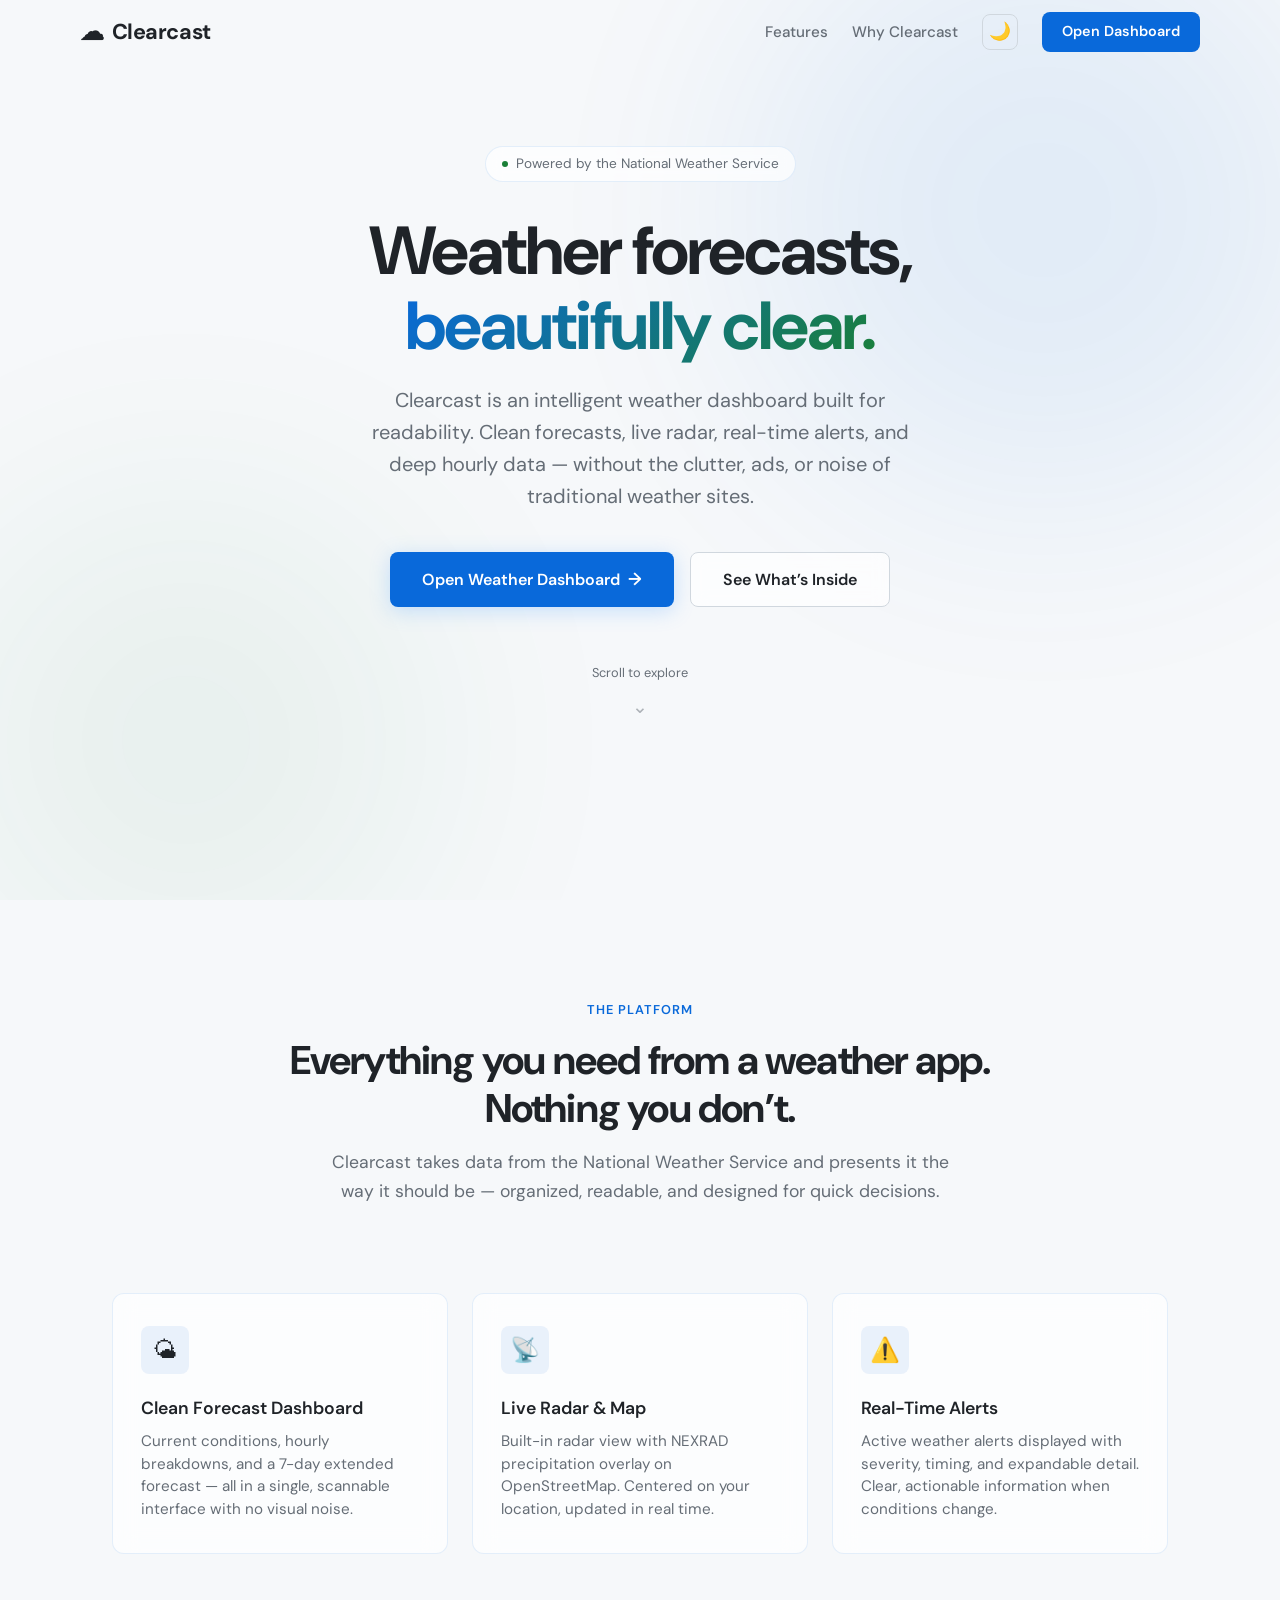
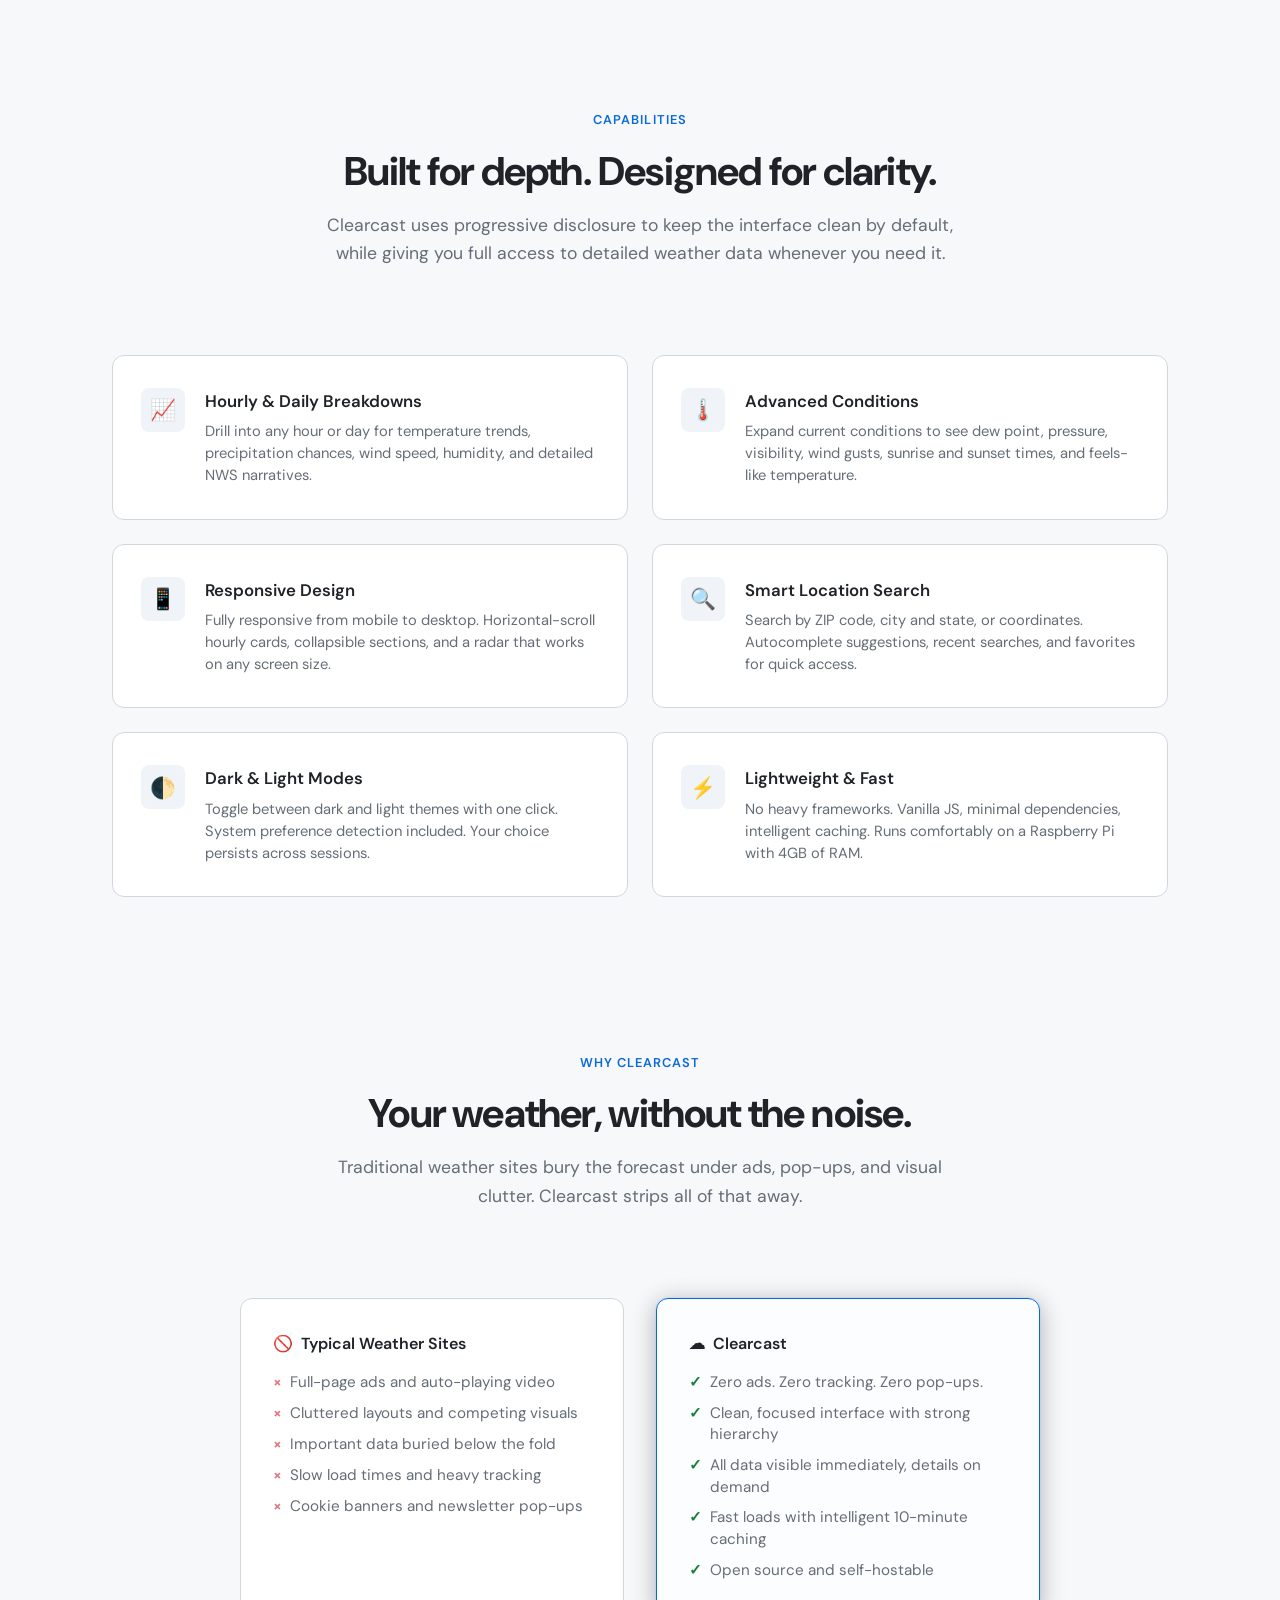
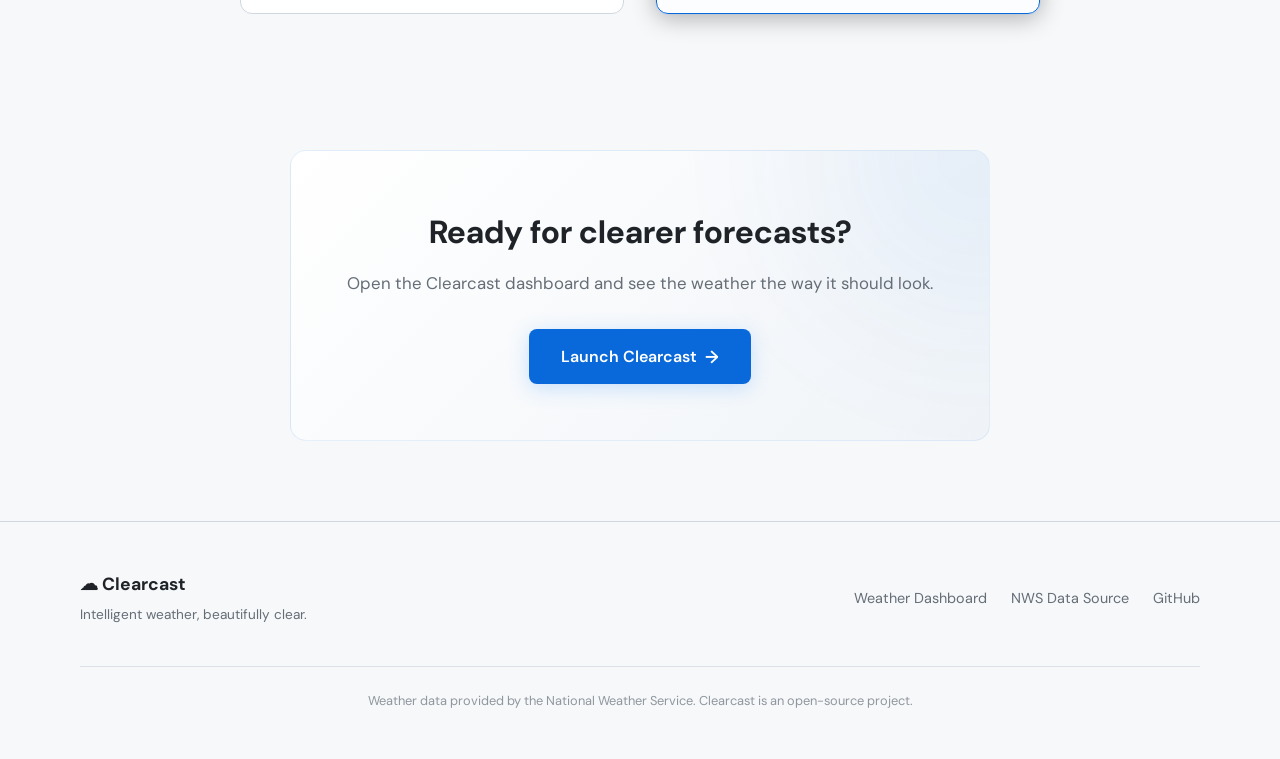
<file: index.html>
<!DOCTYPE html>
<html lang="en">
<head>
    <meta charset="UTF-8">
    <meta name="viewport" content="width=device-width, initial-scale=1.0">
    <title>Clearcast — Intelligent Weather, Beautifully Clear</title>
    <meta name="description" content="Clearcast is a clean, intelligent weather dashboard powered by the National Weather Service. No clutter, no ads — just the forecast you need.">
    <meta name="theme-color" content="#0f1419">

    <!-- Open Graph -->
    <meta property="og:title" content="Clearcast — Intelligent Weather, Beautifully Clear">
    <meta property="og:description" content="A modern weather dashboard with clean forecasts, live radar, alerts, and deep hourly data. Powered by the National Weather Service.">
    <meta property="og:type" content="website">

    <link rel="preconnect" href="https://fonts.googleapis.com">
    <link rel="preconnect" href="https://fonts.gstatic.com" crossorigin>
    <link href="https://fonts.googleapis.com/css2?family=DM+Sans:opsz,wght@9..40,400;9..40,500;9..40,600;9..40,700&display=swap" rel="stylesheet">
    <link rel="stylesheet" href="docs/css/homepage.css">
</head>
<body class="theme-dark">
    <div class="bg-gradient" aria-hidden="true"></div>

    <!-- Navigation -->
    <nav class="nav" role="navigation" aria-label="Main navigation">
        <div class="nav-inner">
            <a href="/" class="nav-brand">
                <span class="nav-brand-icon" aria-hidden="true">&#9729;</span>
                Clearcast
            </a>
            <div class="nav-links">
                <a href="#features" class="nav-link">Features</a>
                <a href="#why" class="nav-link">Why Clearcast</a>
                <button type="button" class="theme-toggle-hp" aria-label="Toggle dark/light mode"></button>
                <a href="https://weather.ldawg7624.com" class="nav-cta">Open Dashboard</a>
            </div>
        </div>
    </nav>

    <!-- Hero -->
    <section class="hero section" id="top">
        <div class="hero-badge reveal">
            <span class="hero-badge-dot" aria-hidden="true"></span>
            Powered by the National Weather Service
        </div>

        <h1 class="reveal reveal-delay-1">
            Weather forecasts,<br>
            <span class="hero-gradient-text">beautifully clear.</span>
        </h1>

        <p class="reveal reveal-delay-2">
            Clearcast is an intelligent weather dashboard built for readability. Clean forecasts, live radar, real-time alerts, and deep hourly data &mdash; without the clutter, ads, or noise of traditional weather sites.
        </p>

        <div class="hero-actions reveal reveal-delay-3">
            <a href="https://weather.ldawg7624.com" class="btn-hero btn-hero-primary">
                Open Weather Dashboard
                <span class="hero-arrow" aria-hidden="true">&rarr;</span>
            </a>
            <a href="#features" class="btn-hero btn-hero-secondary">
                See What&rsquo;s Inside
            </a>
        </div>

        <div class="hero-scroll-hint reveal reveal-delay-4" aria-hidden="true">
            <span>Scroll to explore</span>
            <span class="hero-scroll-chevron">&#8964;</span>
        </div>
    </section>

    <!-- Value Proposition -->
    <section class="section value-section" id="features">
        <span class="section-label reveal">The Platform</span>
        <h2 class="section-heading reveal reveal-delay-1">
            Everything you need from a weather app.<br>
            Nothing you don&rsquo;t.
        </h2>
        <p class="section-subheading reveal reveal-delay-2">
            Clearcast takes data from the National Weather Service and presents it the way it should be &mdash; organized, readable, and designed for quick decisions.
        </p>

        <div class="value-grid">
            <div class="value-card reveal reveal-delay-1">
                <div class="value-icon" aria-hidden="true">&#127780;</div>
                <h3>Clean Forecast Dashboard</h3>
                <p>Current conditions, hourly breakdowns, and a 7-day extended forecast — all in a single, scannable interface with no visual noise.</p>
            </div>
            <div class="value-card reveal reveal-delay-2">
                <div class="value-icon" aria-hidden="true">&#128225;</div>
                <h3>Live Radar &amp; Map</h3>
                <p>Built-in radar view with NEXRAD precipitation overlay on OpenStreetMap. Centered on your location, updated in real time.</p>
            </div>
            <div class="value-card reveal reveal-delay-3">
                <div class="value-icon" aria-hidden="true">&#9888;&#65039;</div>
                <h3>Real-Time Alerts</h3>
                <p>Active weather alerts displayed with severity, timing, and expandable detail. Clear, actionable information when conditions change.</p>
            </div>
        </div>
    </section>

    <!-- Features Detail -->
    <section class="section features-section">
        <span class="section-label reveal">Capabilities</span>
        <h2 class="section-heading reveal reveal-delay-1">
            Built for depth. Designed for clarity.
        </h2>
        <p class="section-subheading reveal reveal-delay-2">
            Clearcast uses progressive disclosure to keep the interface clean by default, while giving you full access to detailed weather data whenever you need it.
        </p>

        <div class="features-grid">
            <div class="feature-card reveal reveal-delay-1">
                <div class="feature-icon-wrap" aria-hidden="true">&#128200;</div>
                <div class="feature-content">
                    <h3>Hourly &amp; Daily Breakdowns</h3>
                    <p>Drill into any hour or day for temperature trends, precipitation chances, wind speed, humidity, and detailed NWS narratives.</p>
                </div>
            </div>
            <div class="feature-card reveal reveal-delay-2">
                <div class="feature-icon-wrap" aria-hidden="true">&#127777;&#65039;</div>
                <div class="feature-content">
                    <h3>Advanced Conditions</h3>
                    <p>Expand current conditions to see dew point, pressure, visibility, wind gusts, sunrise and sunset times, and feels-like temperature.</p>
                </div>
            </div>
            <div class="feature-card reveal reveal-delay-3">
                <div class="feature-icon-wrap" aria-hidden="true">&#128241;</div>
                <div class="feature-content">
                    <h3>Responsive Design</h3>
                    <p>Fully responsive from mobile to desktop. Horizontal-scroll hourly cards, collapsible sections, and a radar that works on any screen size.</p>
                </div>
            </div>
            <div class="feature-card reveal reveal-delay-4">
                <div class="feature-icon-wrap" aria-hidden="true">&#128269;</div>
                <div class="feature-content">
                    <h3>Smart Location Search</h3>
                    <p>Search by ZIP code, city and state, or coordinates. Autocomplete suggestions, recent searches, and favorites for quick access.</p>
                </div>
            </div>
            <div class="feature-card reveal reveal-delay-3">
                <div class="feature-icon-wrap" aria-hidden="true">&#127763;</div>
                <div class="feature-content">
                    <h3>Dark &amp; Light Modes</h3>
                    <p>Toggle between dark and light themes with one click. System preference detection included. Your choice persists across sessions.</p>
                </div>
            </div>
            <div class="feature-card reveal reveal-delay-4">
                <div class="feature-icon-wrap" aria-hidden="true">&#9889;</div>
                <div class="feature-content">
                    <h3>Lightweight &amp; Fast</h3>
                    <p>No heavy frameworks. Vanilla JS, minimal dependencies, intelligent caching. Runs comfortably on a Raspberry Pi with 4GB of RAM.</p>
                </div>
            </div>
        </div>
    </section>

    <!-- Why Clearcast -->
    <section class="section comparison-section" id="why">
        <span class="section-label reveal">Why Clearcast</span>
        <h2 class="section-heading reveal reveal-delay-1">
            Your weather, without the noise.
        </h2>
        <p class="section-subheading reveal reveal-delay-2">
            Traditional weather sites bury the forecast under ads, pop-ups, and visual clutter. Clearcast strips all of that away.
        </p>

        <div class="comparison-grid">
            <div class="comparison-card old reveal reveal-delay-2">
                <h3><span aria-hidden="true">&#128683;</span> Typical Weather Sites</h3>
                <ul class="comparison-list">
                    <li><span class="cross" aria-hidden="true">&times;</span> Full-page ads and auto-playing video</li>
                    <li><span class="cross" aria-hidden="true">&times;</span> Cluttered layouts and competing visuals</li>
                    <li><span class="cross" aria-hidden="true">&times;</span> Important data buried below the fold</li>
                    <li><span class="cross" aria-hidden="true">&times;</span> Slow load times and heavy tracking</li>
                    <li><span class="cross" aria-hidden="true">&times;</span> Cookie banners and newsletter pop-ups</li>
                </ul>
            </div>
            <div class="comparison-card new reveal reveal-delay-3">
                <h3><span aria-hidden="true">&#9729;</span> Clearcast</h3>
                <ul class="comparison-list">
                    <li><span class="check" aria-hidden="true">&check;</span> Zero ads. Zero tracking. Zero pop-ups.</li>
                    <li><span class="check" aria-hidden="true">&check;</span> Clean, focused interface with strong hierarchy</li>
                    <li><span class="check" aria-hidden="true">&check;</span> All data visible immediately, details on demand</li>
                    <li><span class="check" aria-hidden="true">&check;</span> Fast loads with intelligent 10-minute caching</li>
                    <li><span class="check" aria-hidden="true">&check;</span> Open source and self-hostable</li>
                </ul>
            </div>
        </div>
    </section>

    <!-- Final CTA -->
    <section class="section cta-section">
        <div class="cta-card reveal">
            <h2>Ready for clearer forecasts?</h2>
            <p>Open the Clearcast dashboard and see the weather the way it should look.</p>
            <a href="https://weather.ldawg7624.com" class="btn-hero btn-hero-primary">
                Launch Clearcast
                <span class="hero-arrow" aria-hidden="true">&rarr;</span>
            </a>
        </div>
    </section>

    <!-- Footer -->
    <footer class="footer">
        <div class="footer-inner">
            <div class="footer-brand">
                <span class="footer-brand-name">&#9729; Clearcast</span>
                <span class="footer-brand-desc">Intelligent weather, beautifully clear.</span>
            </div>
            <div class="footer-links">
                <a href="https://weather.ldawg7624.com" class="footer-link">Weather Dashboard</a>
                <a href="https://www.weather.gov" class="footer-link" target="_blank" rel="noopener">NWS Data Source</a>
                <a href="https://github.com" class="footer-link" target="_blank" rel="noopener">GitHub</a>
            </div>
            <p class="footer-note">
                Weather data provided by the National Weather Service. Clearcast is an open-source project.
            </p>
        </div>
    </footer>

    <script src="docs/js/homepage.js"></script>
</body>
</html>
</file>
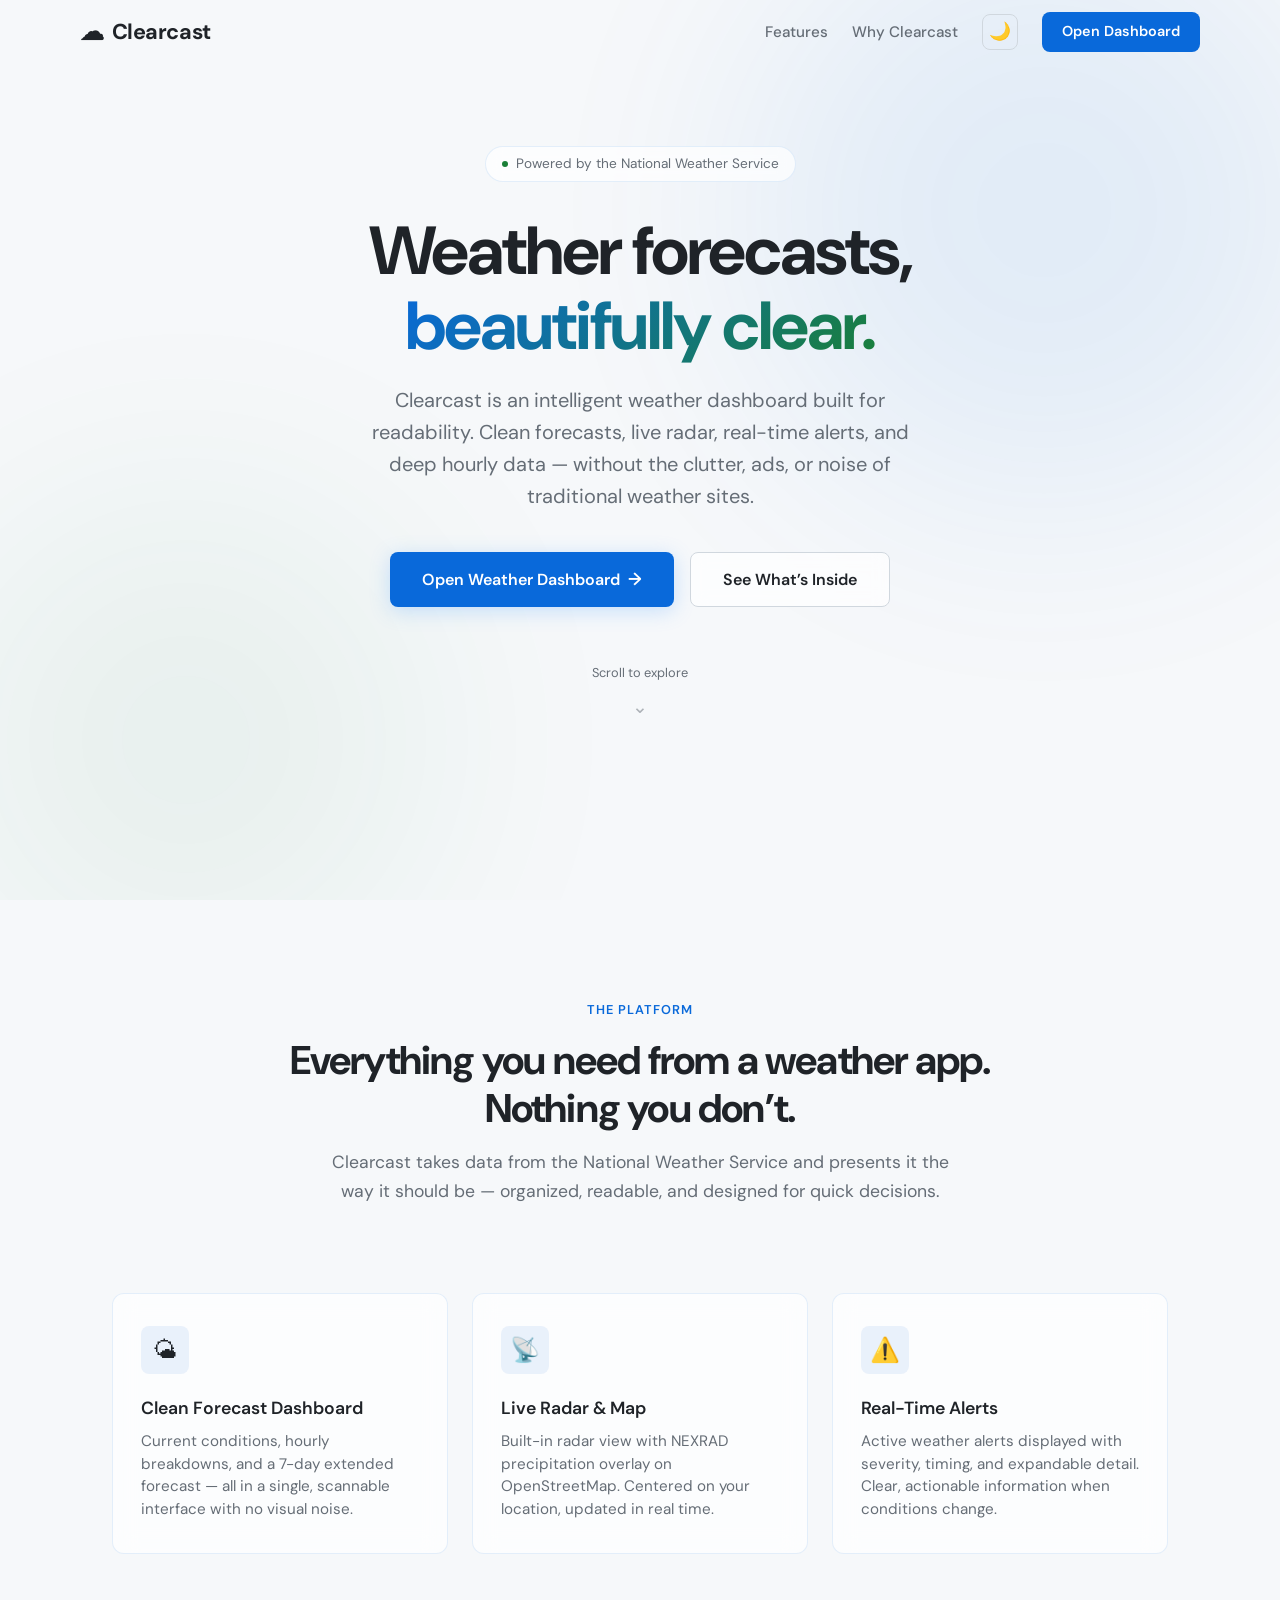
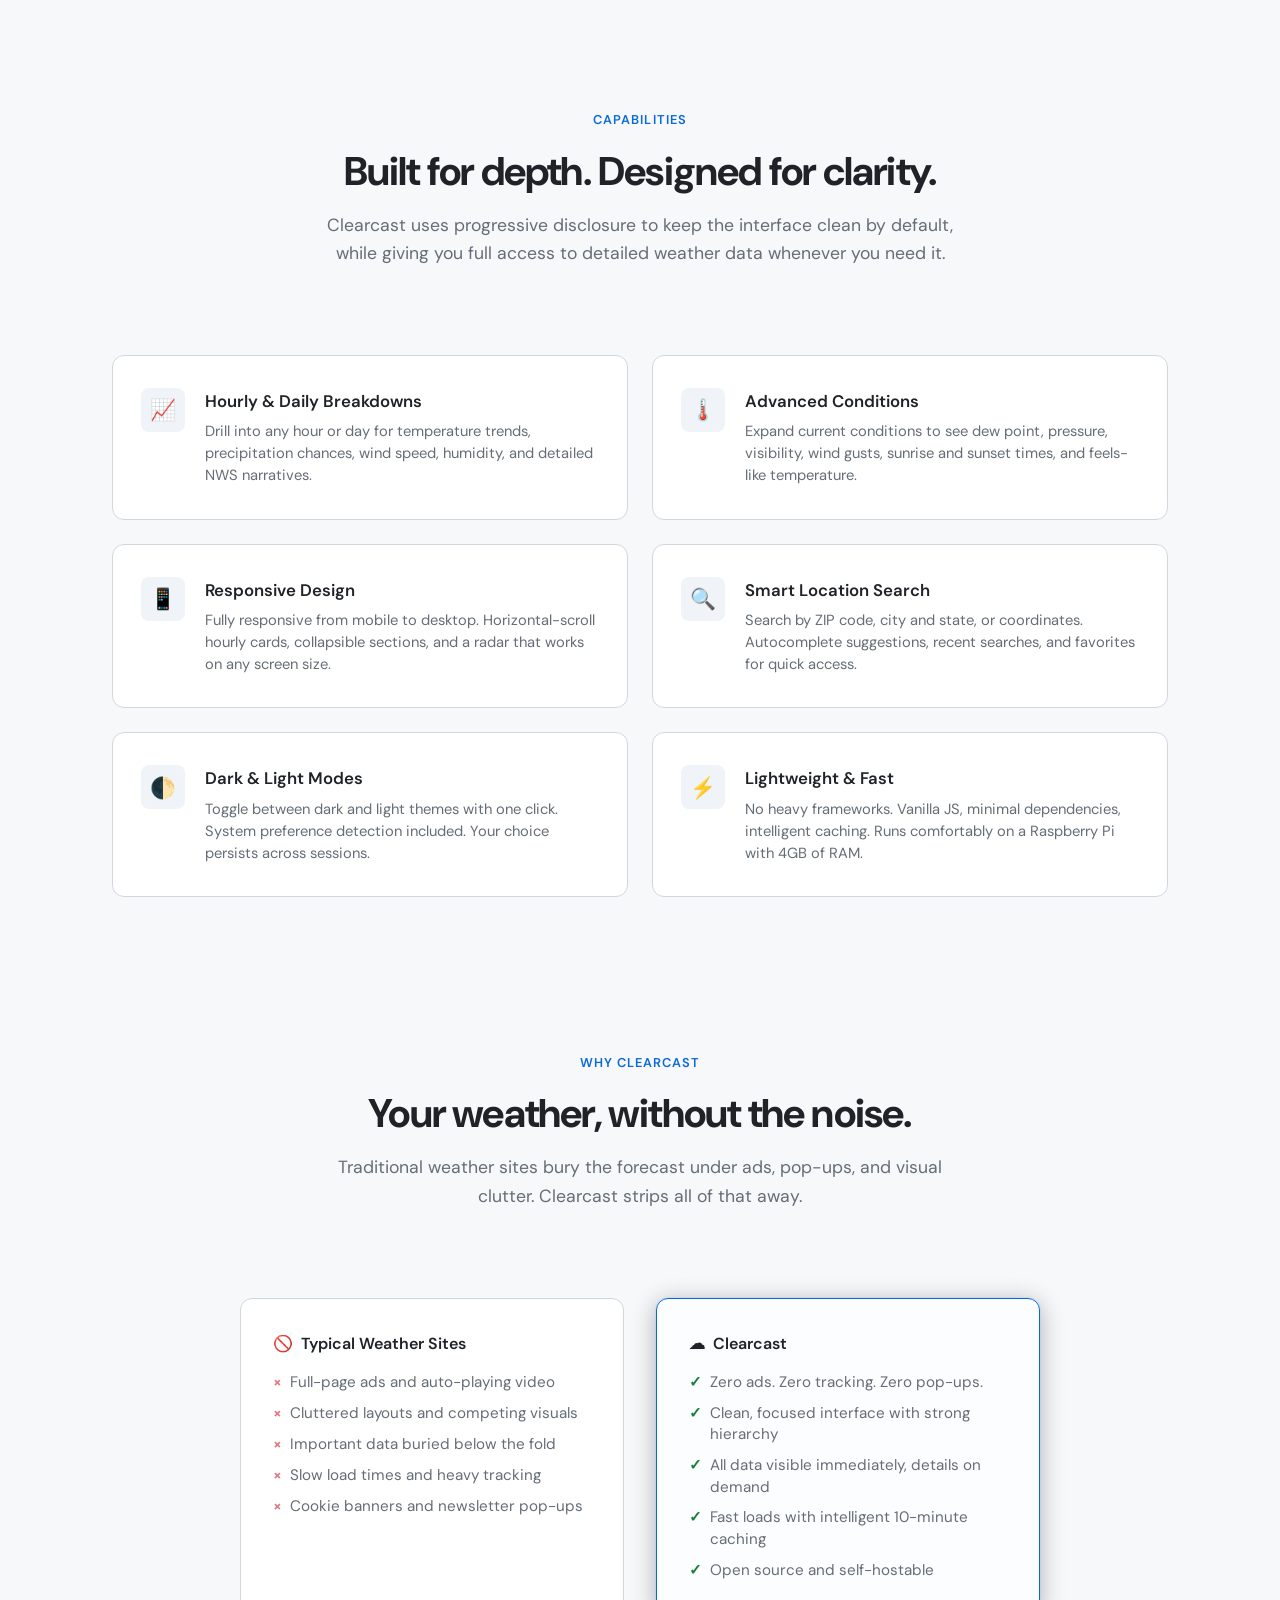
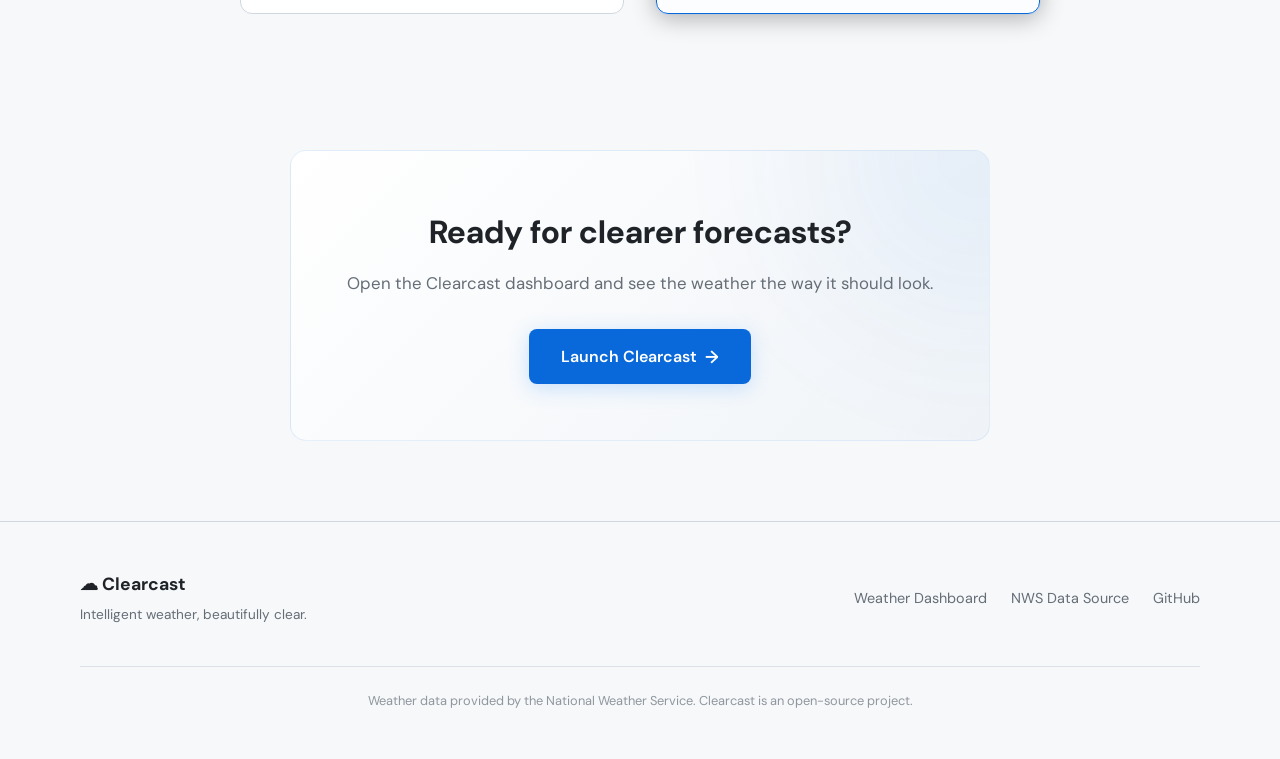
<file: docs/index.html>
<!DOCTYPE html>
<html lang="en">
<head>
    <meta charset="UTF-8">
    <meta name="viewport" content="width=device-width, initial-scale=1.0">
    <title>Clearcast — Intelligent Weather, Beautifully Clear</title>
    <meta name="description" content="Clearcast is a clean, intelligent weather dashboard powered by the National Weather Service. No clutter, no ads — just the forecast you need.">
    <meta name="theme-color" content="#0f1419">

    <!-- Open Graph -->
    <meta property="og:title" content="Clearcast — Intelligent Weather, Beautifully Clear">
    <meta property="og:description" content="A modern weather dashboard with clean forecasts, live radar, alerts, and deep hourly data. Powered by the National Weather Service.">
    <meta property="og:type" content="website">

    <link rel="preconnect" href="https://fonts.googleapis.com">
    <link rel="preconnect" href="https://fonts.gstatic.com" crossorigin>
    <link href="https://fonts.googleapis.com/css2?family=DM+Sans:opsz,wght@9..40,400;9..40,500;9..40,600;9..40,700&display=swap" rel="stylesheet">
    <link rel="stylesheet" href="css/homepage.css">
</head>
<body class="theme-dark">
    <div class="bg-gradient" aria-hidden="true"></div>

    <!-- Navigation -->
    <nav class="nav" role="navigation" aria-label="Main navigation">
        <div class="nav-inner">
            <a href="/" class="nav-brand">
                <span class="nav-brand-icon" aria-hidden="true">&#9729;</span>
                Clearcast
            </a>
            <div class="nav-links">
                <a href="#features" class="nav-link">Features</a>
                <a href="#why" class="nav-link">Why Clearcast</a>
                <button type="button" class="theme-toggle-hp" aria-label="Toggle dark/light mode"></button>
                <a href="https://weather.ldawg7624.com" class="nav-cta">Open Dashboard</a>
            </div>
        </div>
    </nav>

    <!-- Hero -->
    <section class="hero section" id="top">
        <div class="hero-badge reveal">
            <span class="hero-badge-dot" aria-hidden="true"></span>
            Powered by the National Weather Service
        </div>

        <h1 class="reveal reveal-delay-1">
            Weather forecasts,<br>
            <span class="hero-gradient-text">beautifully clear.</span>
        </h1>

        <p class="reveal reveal-delay-2">
            Clearcast is an intelligent weather dashboard built for readability. Clean forecasts, live radar, real-time alerts, and deep hourly data &mdash; without the clutter, ads, or noise of traditional weather sites.
        </p>

        <div class="hero-actions reveal reveal-delay-3">
            <a href="https://weather.ldawg7624.com" class="btn-hero btn-hero-primary">
                Open Weather Dashboard
                <span class="hero-arrow" aria-hidden="true">&rarr;</span>
            </a>
            <a href="#features" class="btn-hero btn-hero-secondary">
                See What&rsquo;s Inside
            </a>
        </div>

        <div class="hero-scroll-hint reveal reveal-delay-4" aria-hidden="true">
            <span>Scroll to explore</span>
            <span class="hero-scroll-chevron">&#8964;</span>
        </div>
    </section>

    <!-- Value Proposition -->
    <section class="section value-section" id="features">
        <span class="section-label reveal">The Platform</span>
        <h2 class="section-heading reveal reveal-delay-1">
            Everything you need from a weather app.<br>
            Nothing you don&rsquo;t.
        </h2>
        <p class="section-subheading reveal reveal-delay-2">
            Clearcast takes data from the National Weather Service and presents it the way it should be &mdash; organized, readable, and designed for quick decisions.
        </p>

        <div class="value-grid">
            <div class="value-card reveal reveal-delay-1">
                <div class="value-icon" aria-hidden="true">&#127780;</div>
                <h3>Clean Forecast Dashboard</h3>
                <p>Current conditions, hourly breakdowns, and a 7-day extended forecast — all in a single, scannable interface with no visual noise.</p>
            </div>
            <div class="value-card reveal reveal-delay-2">
                <div class="value-icon" aria-hidden="true">&#128225;</div>
                <h3>Live Radar &amp; Map</h3>
                <p>Built-in radar view with NEXRAD precipitation overlay on OpenStreetMap. Centered on your location, updated in real time.</p>
            </div>
            <div class="value-card reveal reveal-delay-3">
                <div class="value-icon" aria-hidden="true">&#9888;&#65039;</div>
                <h3>Real-Time Alerts</h3>
                <p>Active weather alerts displayed with severity, timing, and expandable detail. Clear, actionable information when conditions change.</p>
            </div>
        </div>
    </section>

    <!-- Features Detail -->
    <section class="section features-section">
        <span class="section-label reveal">Capabilities</span>
        <h2 class="section-heading reveal reveal-delay-1">
            Built for depth. Designed for clarity.
        </h2>
        <p class="section-subheading reveal reveal-delay-2">
            Clearcast uses progressive disclosure to keep the interface clean by default, while giving you full access to detailed weather data whenever you need it.
        </p>

        <div class="features-grid">
            <div class="feature-card reveal reveal-delay-1">
                <div class="feature-icon-wrap" aria-hidden="true">&#128200;</div>
                <div class="feature-content">
                    <h3>Hourly &amp; Daily Breakdowns</h3>
                    <p>Drill into any hour or day for temperature trends, precipitation chances, wind speed, humidity, and detailed NWS narratives.</p>
                </div>
            </div>
            <div class="feature-card reveal reveal-delay-2">
                <div class="feature-icon-wrap" aria-hidden="true">&#127777;&#65039;</div>
                <div class="feature-content">
                    <h3>Advanced Conditions</h3>
                    <p>Expand current conditions to see dew point, pressure, visibility, wind gusts, sunrise and sunset times, and feels-like temperature.</p>
                </div>
            </div>
            <div class="feature-card reveal reveal-delay-3">
                <div class="feature-icon-wrap" aria-hidden="true">&#128241;</div>
                <div class="feature-content">
                    <h3>Responsive Design</h3>
                    <p>Fully responsive from mobile to desktop. Horizontal-scroll hourly cards, collapsible sections, and a radar that works on any screen size.</p>
                </div>
            </div>
            <div class="feature-card reveal reveal-delay-4">
                <div class="feature-icon-wrap" aria-hidden="true">&#128269;</div>
                <div class="feature-content">
                    <h3>Smart Location Search</h3>
                    <p>Search by ZIP code, city and state, or coordinates. Autocomplete suggestions, recent searches, and favorites for quick access.</p>
                </div>
            </div>
            <div class="feature-card reveal reveal-delay-3">
                <div class="feature-icon-wrap" aria-hidden="true">&#127763;</div>
                <div class="feature-content">
                    <h3>Dark &amp; Light Modes</h3>
                    <p>Toggle between dark and light themes with one click. System preference detection included. Your choice persists across sessions.</p>
                </div>
            </div>
            <div class="feature-card reveal reveal-delay-4">
                <div class="feature-icon-wrap" aria-hidden="true">&#9889;</div>
                <div class="feature-content">
                    <h3>Lightweight &amp; Fast</h3>
                    <p>No heavy frameworks. Vanilla JS, minimal dependencies, intelligent caching. Runs comfortably on a Raspberry Pi with 4GB of RAM.</p>
                </div>
            </div>
        </div>
    </section>

    <!-- Why Clearcast -->
    <section class="section comparison-section" id="why">
        <span class="section-label reveal">Why Clearcast</span>
        <h2 class="section-heading reveal reveal-delay-1">
            Your weather, without the noise.
        </h2>
        <p class="section-subheading reveal reveal-delay-2">
            Traditional weather sites bury the forecast under ads, pop-ups, and visual clutter. Clearcast strips all of that away.
        </p>

        <div class="comparison-grid">
            <div class="comparison-card old reveal reveal-delay-2">
                <h3><span aria-hidden="true">&#128683;</span> Typical Weather Sites</h3>
                <ul class="comparison-list">
                    <li><span class="cross" aria-hidden="true">&times;</span> Full-page ads and auto-playing video</li>
                    <li><span class="cross" aria-hidden="true">&times;</span> Cluttered layouts and competing visuals</li>
                    <li><span class="cross" aria-hidden="true">&times;</span> Important data buried below the fold</li>
                    <li><span class="cross" aria-hidden="true">&times;</span> Slow load times and heavy tracking</li>
                    <li><span class="cross" aria-hidden="true">&times;</span> Cookie banners and newsletter pop-ups</li>
                </ul>
            </div>
            <div class="comparison-card new reveal reveal-delay-3">
                <h3><span aria-hidden="true">&#9729;</span> Clearcast</h3>
                <ul class="comparison-list">
                    <li><span class="check" aria-hidden="true">&check;</span> Zero ads. Zero tracking. Zero pop-ups.</li>
                    <li><span class="check" aria-hidden="true">&check;</span> Clean, focused interface with strong hierarchy</li>
                    <li><span class="check" aria-hidden="true">&check;</span> All data visible immediately, details on demand</li>
                    <li><span class="check" aria-hidden="true">&check;</span> Fast loads with intelligent 10-minute caching</li>
                    <li><span class="check" aria-hidden="true">&check;</span> Open source and self-hostable</li>
                </ul>
            </div>
        </div>
    </section>

    <!-- Final CTA -->
    <section class="section cta-section">
        <div class="cta-card reveal">
            <h2>Ready for clearer forecasts?</h2>
            <p>Open the Clearcast dashboard and see the weather the way it should look.</p>
            <a href="https://weather.ldawg7624.com" class="btn-hero btn-hero-primary">
                Launch Clearcast
                <span class="hero-arrow" aria-hidden="true">&rarr;</span>
            </a>
        </div>
    </section>

    <!-- Footer -->
    <footer class="footer">
        <div class="footer-inner">
            <div class="footer-brand">
                <span class="footer-brand-name">&#9729; Clearcast</span>
                <span class="footer-brand-desc">Intelligent weather, beautifully clear.</span>
            </div>
            <div class="footer-links">
                <a href="https://weather.ldawg7624.com" class="footer-link">Weather Dashboard</a>
                <a href="https://www.weather.gov" class="footer-link" target="_blank" rel="noopener">NWS Data Source</a>
                <a href="https://github.com" class="footer-link" target="_blank" rel="noopener">GitHub</a>
            </div>
            <p class="footer-note">
                Weather data provided by the National Weather Service. Clearcast is an open-source project.
            </p>
        </div>
    </footer>

    <script src="js/homepage.js"></script>
</body>
</html>
</file>
<file: docs/css/homepage.css>
/* Clearcast Homepage — shared design language with the weather app */

:root {
    --bg: #0f1419;
    --bg-card: #1a2332;
    --bg-elevated: #242f3d;
    --text: #e6edf3;
    --text-muted: #8b9cad;
    --accent: #58a6ff;
    --accent-hover: #79b8ff;
    --success: #3fb950;
    --warning: #d29922;
    --danger: #f85149;
    --border: #30363d;
    --radius: 12px;
    --radius-sm: 8px;
    --shadow: 0 4px 24px rgba(0, 0, 0, 0.3);
    --shadow-lg: 0 8px 48px rgba(0, 0, 0, 0.4);
    --glass: rgba(26, 35, 50, 0.65);
    --glass-border: rgba(88, 166, 255, 0.12);
}

.theme-light {
    --bg: #f6f8fa;
    --bg-card: #ffffff;
    --bg-elevated: #f0f4f8;
    --text: #1f2328;
    --text-muted: #656d76;
    --accent: #0969da;
    --accent-hover: #0550ae;
    --success: #1a7f37;
    --warning: #9a6700;
    --danger: #cf222e;
    --border: #d0d7de;
    --glass: rgba(255, 255, 255, 0.7);
    --glass-border: rgba(9, 105, 218, 0.1);
}

* {
    box-sizing: border-box;
    margin: 0;
    padding: 0;
}

html {
    scroll-behavior: smooth;
}

body {
    font-family: 'DM Sans', -apple-system, BlinkMacSystemFont, sans-serif;
    background: var(--bg);
    color: var(--text);
    line-height: 1.6;
    overflow-x: hidden;
    -webkit-font-smoothing: antialiased;
    -moz-osx-font-smoothing: grayscale;
}

/* ─── Animated background ─── */
.bg-gradient {
    position: fixed;
    inset: 0;
    z-index: -1;
    overflow: hidden;
}

.bg-gradient::before,
.bg-gradient::after {
    content: '';
    position: absolute;
    border-radius: 50%;
    filter: blur(120px);
    opacity: 0.18;
    animation: drift 20s ease-in-out infinite alternate;
}

.bg-gradient::before {
    width: 600px;
    height: 600px;
    background: var(--accent);
    top: -10%;
    right: -5%;
}

.bg-gradient::after {
    width: 500px;
    height: 500px;
    background: var(--success);
    bottom: -10%;
    left: -5%;
    animation-delay: -10s;
    animation-direction: alternate-reverse;
}

.theme-light .bg-gradient::before { opacity: 0.08; }
.theme-light .bg-gradient::after { opacity: 0.06; }

@keyframes drift {
    0%   { transform: translate(0, 0) scale(1); }
    50%  { transform: translate(40px, -30px) scale(1.08); }
    100% { transform: translate(-20px, 20px) scale(0.95); }
}

/* ─── Navigation ─── */
.nav {
    position: fixed;
    top: 0;
    left: 0;
    right: 0;
    z-index: 100;
    padding: 0 2rem;
    transition: background 0.3s, box-shadow 0.3s, backdrop-filter 0.3s;
}

.nav.scrolled {
    background: var(--glass);
    backdrop-filter: blur(16px);
    -webkit-backdrop-filter: blur(16px);
    box-shadow: 0 1px 0 var(--glass-border);
}

.nav-inner {
    max-width: 1120px;
    margin: 0 auto;
    display: flex;
    align-items: center;
    justify-content: space-between;
    height: 64px;
}

.nav-brand {
    font-size: 1.35rem;
    font-weight: 700;
    color: var(--text);
    text-decoration: none;
    letter-spacing: -0.02em;
    display: flex;
    align-items: center;
    gap: 0.5rem;
}

.nav-brand:hover {
    color: var(--accent);
}

.nav-brand-icon {
    font-size: 1.5rem;
}

.nav-links {
    display: flex;
    align-items: center;
    gap: 1.5rem;
}

.nav-link {
    font-size: 0.95rem;
    font-weight: 500;
    color: var(--text-muted);
    text-decoration: none;
    transition: color 0.2s;
}

.nav-link:hover {
    color: var(--text);
}

.nav-cta {
    padding: 0.5rem 1.25rem;
    background: var(--accent);
    color: #fff;
    border-radius: var(--radius-sm);
    font-size: 0.9rem;
    font-weight: 600;
    text-decoration: none;
    transition: background 0.2s, transform 0.2s;
}

.nav-cta:hover {
    background: var(--accent-hover);
    transform: translateY(-1px);
}

.theme-toggle-hp {
    width: 36px;
    height: 36px;
    border: 1px solid var(--border);
    border-radius: var(--radius-sm);
    background: transparent;
    cursor: pointer;
    display: flex;
    align-items: center;
    justify-content: center;
    font-size: 1.1rem;
    transition: background 0.2s;
}

.theme-toggle-hp:hover {
    background: var(--bg-elevated);
}

/* ─── Sections ─── */
.section {
    padding: 6rem 2rem;
    max-width: 1120px;
    margin: 0 auto;
}

/* ─── Hero ─── */
.hero {
    min-height: 100vh;
    display: flex;
    flex-direction: column;
    justify-content: center;
    align-items: center;
    text-align: center;
    padding-top: 64px;
}

.hero-badge {
    display: inline-flex;
    align-items: center;
    gap: 0.5rem;
    padding: 0.4rem 1rem;
    background: var(--glass);
    border: 1px solid var(--glass-border);
    border-radius: 999px;
    font-size: 0.85rem;
    color: var(--text-muted);
    margin-bottom: 2rem;
    backdrop-filter: blur(8px);
    -webkit-backdrop-filter: blur(8px);
}

.hero-badge-dot {
    width: 6px;
    height: 6px;
    background: var(--success);
    border-radius: 50%;
    animation: pulse-dot 2s ease-in-out infinite;
}

@keyframes pulse-dot {
    0%, 100% { opacity: 1; transform: scale(1); }
    50%      { opacity: 0.5; transform: scale(1.4); }
}

.hero h1 {
    font-size: clamp(2.5rem, 6vw, 4.25rem);
    font-weight: 700;
    line-height: 1.1;
    letter-spacing: -0.03em;
    max-width: 720px;
    margin-bottom: 1.25rem;
}

.hero-gradient-text {
    background: linear-gradient(135deg, var(--accent) 0%, var(--success) 100%);
    -webkit-background-clip: text;
    -webkit-text-fill-color: transparent;
    background-clip: text;
}

.hero p {
    font-size: clamp(1.05rem, 2vw, 1.25rem);
    color: var(--text-muted);
    max-width: 560px;
    margin-bottom: 2.5rem;
    line-height: 1.6;
}

.hero-actions {
    display: flex;
    flex-wrap: wrap;
    gap: 1rem;
    justify-content: center;
}

.btn-hero {
    padding: 0.85rem 2rem;
    border-radius: var(--radius-sm);
    font-size: 1rem;
    font-weight: 600;
    text-decoration: none;
    display: inline-flex;
    align-items: center;
    gap: 0.5rem;
    transition: transform 0.2s, box-shadow 0.2s, background 0.2s;
    border: none;
    cursor: pointer;
}

.btn-hero:hover {
    transform: translateY(-2px);
}

.btn-hero-primary {
    background: var(--accent);
    color: #fff;
    box-shadow: 0 4px 20px rgba(88, 166, 255, 0.3);
}

.btn-hero-primary:hover {
    background: var(--accent-hover);
    box-shadow: 0 6px 28px rgba(88, 166, 255, 0.4);
}

.btn-hero-secondary {
    background: var(--glass);
    color: var(--text);
    border: 1px solid var(--border);
    backdrop-filter: blur(8px);
    -webkit-backdrop-filter: blur(8px);
}

.btn-hero-secondary:hover {
    background: var(--bg-elevated);
}

.hero-arrow {
    font-size: 1.1rem;
    transition: transform 0.2s;
}

.btn-hero:hover .hero-arrow {
    transform: translateX(3px);
}

.hero-scroll-hint {
    margin-top: 3.5rem;
    display: flex;
    flex-direction: column;
    align-items: center;
    gap: 0.5rem;
    color: var(--text-muted);
    font-size: 0.8rem;
    animation: bob 2.5s ease-in-out infinite;
}

.hero-scroll-chevron {
    font-size: 1.2rem;
    opacity: 0.5;
}

@keyframes bob {
    0%, 100% { transform: translateY(0); }
    50%      { transform: translateY(8px); }
}

/* ─── Value Proposition ─── */
.value-section {
    text-align: center;
}

.section-label {
    display: inline-block;
    font-size: 0.8rem;
    font-weight: 600;
    text-transform: uppercase;
    letter-spacing: 0.08em;
    color: var(--accent);
    margin-bottom: 1rem;
}

.section-heading {
    font-size: clamp(1.75rem, 4vw, 2.5rem);
    font-weight: 700;
    letter-spacing: -0.02em;
    margin-bottom: 1rem;
    line-height: 1.2;
}

.section-subheading {
    font-size: 1.1rem;
    color: var(--text-muted);
    max-width: 640px;
    margin: 0 auto 3rem;
    line-height: 1.6;
}

.value-grid {
    display: grid;
    grid-template-columns: repeat(3, 1fr);
    gap: 1.5rem;
}

.value-card {
    padding: 2rem 1.75rem;
    background: var(--glass);
    border: 1px solid var(--glass-border);
    border-radius: var(--radius);
    backdrop-filter: blur(12px);
    -webkit-backdrop-filter: blur(12px);
    text-align: left;
    transition: transform 0.3s, box-shadow 0.3s, border-color 0.3s;
}

.value-card:hover {
    transform: translateY(-4px);
    box-shadow: var(--shadow-lg);
    border-color: var(--accent);
}

.value-icon {
    width: 48px;
    height: 48px;
    display: flex;
    align-items: center;
    justify-content: center;
    background: rgba(88, 166, 255, 0.1);
    border-radius: var(--radius-sm);
    font-size: 1.5rem;
    margin-bottom: 1.25rem;
}

.theme-light .value-icon {
    background: rgba(9, 105, 218, 0.08);
}

.value-card h3 {
    font-size: 1.1rem;
    font-weight: 600;
    margin-bottom: 0.5rem;
}

.value-card p {
    font-size: 0.95rem;
    color: var(--text-muted);
    line-height: 1.5;
}

/* ─── Features ─── */
.features-section {
    text-align: center;
}

.features-grid {
    display: grid;
    grid-template-columns: repeat(2, 1fr);
    gap: 1.5rem;
}

.feature-card {
    padding: 2rem 1.75rem;
    background: var(--bg-card);
    border: 1px solid var(--border);
    border-radius: var(--radius);
    text-align: left;
    display: flex;
    gap: 1.25rem;
    align-items: flex-start;
    transition: transform 0.3s, box-shadow 0.3s;
}

.feature-card:hover {
    transform: translateY(-3px);
    box-shadow: var(--shadow);
}

.feature-icon-wrap {
    flex-shrink: 0;
    width: 44px;
    height: 44px;
    display: flex;
    align-items: center;
    justify-content: center;
    background: var(--bg-elevated);
    border-radius: var(--radius-sm);
    font-size: 1.3rem;
}

.feature-content h3 {
    font-size: 1.05rem;
    font-weight: 600;
    margin-bottom: 0.35rem;
}

.feature-content p {
    font-size: 0.92rem;
    color: var(--text-muted);
    line-height: 1.5;
}

/* ─── Comparison / Why Clearcast ─── */
.comparison-section {
    text-align: center;
}

.comparison-grid {
    display: grid;
    grid-template-columns: 1fr 1fr;
    gap: 2rem;
    max-width: 800px;
    margin: 0 auto;
}

.comparison-card {
    padding: 2rem;
    border-radius: var(--radius);
    text-align: left;
}

.comparison-card.old {
    background: var(--bg-card);
    border: 1px solid var(--border);
    opacity: 0.7;
}

.comparison-card.new {
    background: var(--glass);
    border: 1px solid var(--accent);
    box-shadow: 0 0 0 1px rgba(88, 166, 255, 0.1), var(--shadow);
}

.comparison-card h3 {
    font-size: 1rem;
    font-weight: 600;
    margin-bottom: 1rem;
    display: flex;
    align-items: center;
    gap: 0.5rem;
}

.comparison-list {
    list-style: none;
    display: flex;
    flex-direction: column;
    gap: 0.6rem;
}

.comparison-list li {
    font-size: 0.95rem;
    color: var(--text-muted);
    display: flex;
    align-items: flex-start;
    gap: 0.5rem;
    line-height: 1.4;
}

.comparison-list li .check {
    color: var(--success);
    font-weight: 700;
    flex-shrink: 0;
}

.comparison-list li .cross {
    color: var(--danger);
    font-weight: 700;
    opacity: 0.6;
    flex-shrink: 0;
}

/* ─── CTA Banner ─── */
.cta-section {
    text-align: center;
    padding: 5rem 2rem;
}

.cta-card {
    max-width: 700px;
    margin: 0 auto;
    padding: 3.5rem 2.5rem;
    background: linear-gradient(135deg, var(--bg-card) 0%, var(--bg-elevated) 100%);
    border: 1px solid var(--glass-border);
    border-radius: 16px;
    position: relative;
    overflow: hidden;
}

.cta-card::before {
    content: '';
    position: absolute;
    top: -50%;
    right: -20%;
    width: 300px;
    height: 300px;
    background: var(--accent);
    border-radius: 50%;
    filter: blur(100px);
    opacity: 0.08;
}

.cta-card h2 {
    font-size: clamp(1.5rem, 3vw, 2rem);
    font-weight: 700;
    margin-bottom: 0.75rem;
    position: relative;
}

.cta-card p {
    color: var(--text-muted);
    font-size: 1.05rem;
    margin-bottom: 2rem;
    position: relative;
}

.cta-card .btn-hero {
    position: relative;
}

/* ─── Footer ─── */
.footer {
    border-top: 1px solid var(--border);
    padding: 3rem 2rem;
}

.footer-inner {
    max-width: 1120px;
    margin: 0 auto;
    display: flex;
    align-items: center;
    justify-content: space-between;
    flex-wrap: wrap;
    gap: 1.5rem;
}

.footer-brand {
    display: flex;
    flex-direction: column;
    gap: 0.35rem;
}

.footer-brand-name {
    font-size: 1.1rem;
    font-weight: 700;
    color: var(--text);
}

.footer-brand-desc {
    font-size: 0.85rem;
    color: var(--text-muted);
}

.footer-links {
    display: flex;
    gap: 1.5rem;
}

.footer-link {
    font-size: 0.9rem;
    color: var(--text-muted);
    text-decoration: none;
    transition: color 0.2s;
}

.footer-link:hover {
    color: var(--accent);
}

.footer-note {
    width: 100%;
    text-align: center;
    font-size: 0.8rem;
    color: var(--text-muted);
    margin-top: 1rem;
    padding-top: 1.5rem;
    border-top: 1px solid var(--border);
    opacity: 0.7;
}

/* ─── Scroll reveal animations ─── */
.reveal {
    opacity: 0;
    transform: translateY(32px);
    transition: opacity 0.7s cubic-bezier(0.22, 1, 0.36, 1),
                transform 0.7s cubic-bezier(0.22, 1, 0.36, 1);
}

.reveal.visible {
    opacity: 1;
    transform: translateY(0);
}

.reveal-delay-1 { transition-delay: 0.1s; }
.reveal-delay-2 { transition-delay: 0.2s; }
.reveal-delay-3 { transition-delay: 0.3s; }
.reveal-delay-4 { transition-delay: 0.4s; }
.reveal-delay-5 { transition-delay: 0.5s; }

/* Staggered card reveals */
.value-card.reveal,
.feature-card.reveal,
.comparison-card.reveal {
    transform: translateY(40px);
}

/* ─── Responsive ─── */
@media (max-width: 900px) {
    .value-grid {
        grid-template-columns: 1fr;
    }

    .features-grid {
        grid-template-columns: 1fr;
    }

    .comparison-grid {
        grid-template-columns: 1fr;
    }
}

@media (max-width: 640px) {
    .nav {
        padding: 0 1rem;
    }

    .nav-inner {
        height: 56px;
    }

    .nav-link {
        display: none;
    }

    .section {
        padding: 4rem 1.25rem;
    }

    .hero {
        padding-top: 56px;
    }

    .hero-actions {
        flex-direction: column;
        width: 100%;
        max-width: 320px;
    }

    .btn-hero {
        width: 100%;
        justify-content: center;
    }

    .value-card,
    .feature-card {
        padding: 1.5rem 1.25rem;
    }

    .feature-card {
        flex-direction: column;
        gap: 0.75rem;
    }

    .cta-card {
        padding: 2.5rem 1.5rem;
    }

    .footer-inner {
        flex-direction: column;
        text-align: center;
    }

    .footer-links {
        justify-content: center;
    }
}
</file>
